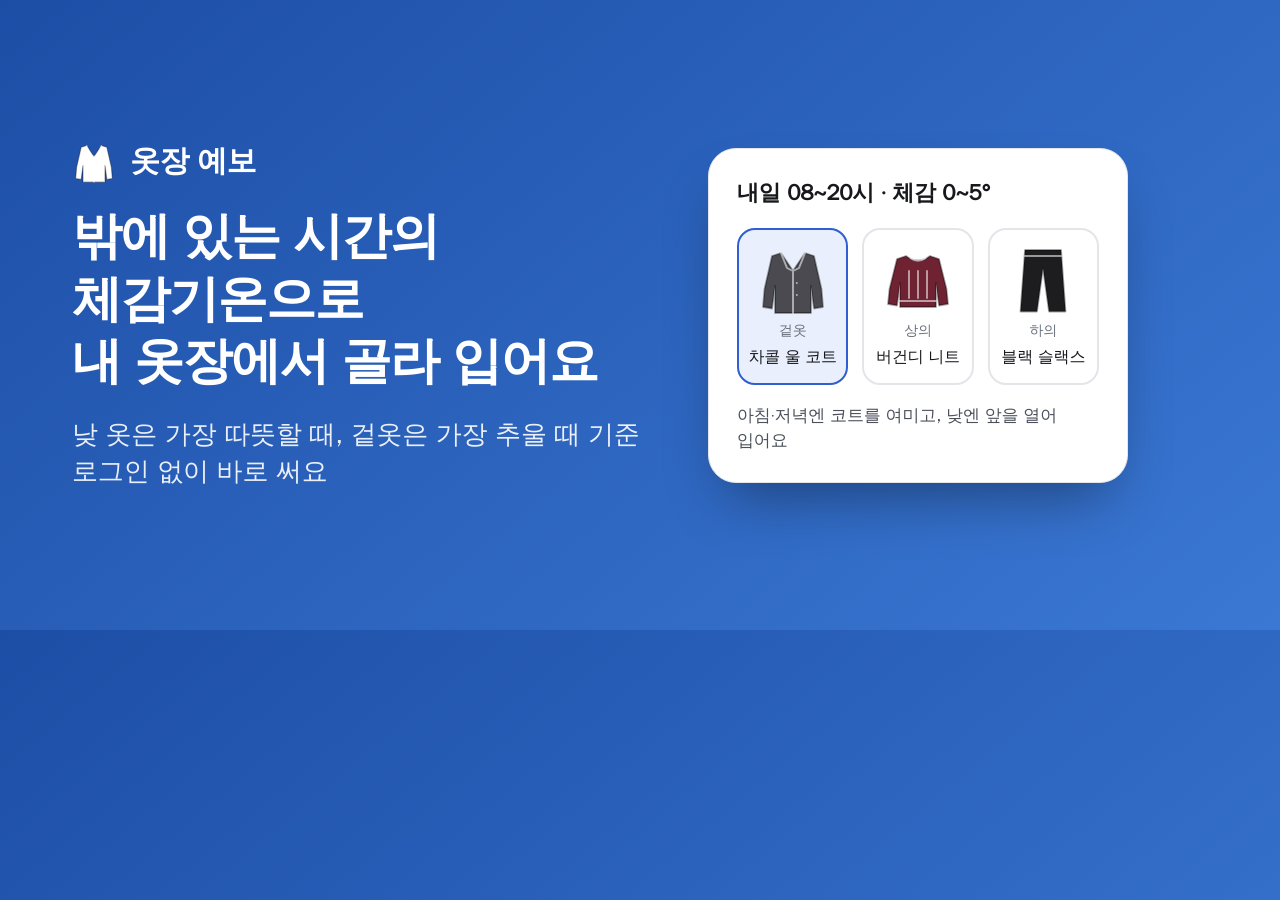
<file: tools/og.html>
<!doctype html><html lang="ko"><head><meta charset="utf-8"><link rel="stylesheet" href="../css/style.css">
<style>
body{margin:0;width:1200px;height:630px;background:linear-gradient(140deg,#1d4ea6,#3a78d4);font-family:"Pretendard Variable",Pretendard,"WenQuanYi Zen Hei",sans-serif;color:#fff;display:flex;align-items:center;gap:56px;padding:0 72px;box-sizing:border-box;overflow:hidden}
.l{flex:1;display:grid;gap:22px}.brand{display:flex;align-items:center;gap:14px;font-size:30px;font-weight:800;color:#fff}
h1{font-size:50px;line-height:1.25;margin:0;font-weight:800;letter-spacing:-.03em}p{margin:0;font-size:26px;opacity:.9;line-height:1.45}
.card{width:420px;flex-shrink:0;background:#fff;color:#17181c;border-radius:28px;padding:28px;display:grid;gap:18px;box-shadow:0 30px 60px -20px rgba(0,0,0,.4)}
.t{display:flex;gap:14px}.tile{flex:1;border:2px solid #e3e5e9;border-radius:18px;padding:14px 6px;display:grid;justify-items:center;gap:4px;font-weight:700;font-size:16px;white-space:nowrap}
.tile.k{border-color:#2f5fd0;background:#e9effc}.tile svg{width:72px;height:72px}.s{font-size:14px;color:#6b717c;font-weight:600}
.w{font-size:22px;font-weight:800}.how{font-size:17px;color:#4b505a;line-height:1.5}
</style></head><body>
<div class="l"><div class="brand" id="b"></div><h1>밖에 있는 시간의 체감기온으로<br>내 옷장에서 골라 입어요</h1><p>낮 옷은 가장 따뜻할 때, 겉옷은 가장 추울 때 기준<br>로그인 없이 바로 써요</p></div>
<div class="card"><div class="w">내일 08~20시 · 체감 0~5°</div><div class="t" id="t"></div><div class="how">아침·저녁엔 코트를 여미고, 낮엔 앞을 열어 입어요</div></div>
<script src="../js/icons.js"></script><script>
document.getElementById('b').innerHTML=Icons.cloth('coat','#fff','x').replace('class="x"','width="44" height="44"')+'옷장 예보';
var L=[['coat','#4a4a50','겉옷','차콜 울 코트',1],['knit','#6e2232','상의','버건디 니트'],['pants','#1d1d1f','하의','블랙 슬랙스']];
document.getElementById('t').innerHTML=L.map(function(x){return '<div class="tile'+(x[4]?' k':'')+'">'+Icons.cloth(x[0],x[1])+'<span class="s">'+x[2]+'</span>'+x[3]+'</div>'}).join('');
</script></body></html>
</file>
<file: css/style.css>
/* 옷장 예보 · 스타일
   규칙: 8px 간격 단위 · 누르는 곳 최소 44px · 글자 대비 4.5:1 이상 · 색은 역할 토큰만(다크 모드는 토큰만 바꿈) */
:root {
  --bg: #f1f5f9; --surface: #ffffff; --surface-2: #f6f8fb; --sunken: #ebeff4;
  --text: #17181c; --text-2: #4b505a; --text-3: #5f6570;
  --line: #e3e5e9; --line-strong: #b9bec7;
  --primary: #2f5fd0; --primary-ink: #ffffff; --primary-subtle: #e9effc; --primary-text: #2450b8;
  --warn: #b54708; --warn-subtle: #fff3e6; --ok: #1f7a4d; --ok-subtle: #e6f4ec;
  --cold: #3b74d9; --hot: #e0702c;
  --cloth: #d3d9e4; --cloud: #d5dbe5; --cloud-dark: #9aa6b8;
  --shadow: none;
  --r: 16px; --r-s: 10px;
  color-scheme: light;
}
@media (prefers-color-scheme: dark) {
  :root {
    --bg: #111317; --surface: #1a1d23; --surface-2: #20242b; --sunken: #262a32;
    --text: #eef0f4; --text-2: #c2c7d0; --text-3: #9aa1ad;
    --line: #2d323b; --line-strong: #5a616d;
    --primary: #6f97f0; --primary-ink: #0d1424; --primary-subtle: #1f2a44; --primary-text: #9db8f5;
    --warn: #f0a35e; --warn-subtle: #3a2a1a; --ok: #6cc597; --ok-subtle: #183126;
    --cold: #7aa5f3; --hot: #f19a62;
    --cloth: #4a5262; --cloud: #8892a3; --cloud-dark: #6c7789;
    --shadow: none;
    color-scheme: dark;
  }
}
* { box-sizing: border-box; }
html { -webkit-text-size-adjust: 100%; }
body {
  margin: 0; background: var(--bg); color: var(--text);
  font-family: "Pretendard Variable", Pretendard, -apple-system, BlinkMacSystemFont, "Apple SD Gothic Neo", "Noto Sans KR", "Malgun Gothic", sans-serif;
  font-size: 15px; line-height: 1.5; letter-spacing: -0.01em; word-break: keep-all; overflow-wrap: anywhere;
}
button, select, input { font: inherit; color: inherit; letter-spacing: inherit; }
button { cursor: pointer; }
:focus-visible { outline: 2px solid var(--primary); outline-offset: 2px; border-radius: 8px; }
.num { font-variant-numeric: tabular-nums; }
.sr-only { position: absolute; width: 1px; height: 1px; padding: 0; margin: -1px; overflow: hidden; clip: rect(0 0 0 0); white-space: nowrap; border: 0; }
.skip { position: absolute; left: 8px; top: -48px; background: var(--primary); color: var(--primary-ink); padding: 8px 12px; border-radius: 8px; z-index: 50; }
.skip:focus { top: 8px; }
#app:focus { outline: none; }
.c2 { color: var(--text-2); } .c3 { color: var(--text-3); }
.minw0 { min-width: 0; } .grow { flex: 1; }
.row { display: flex; align-items: center; } .g4 { gap: 4px; } .g6 { gap: 6px; } .g8 { gap: 8px; } .wrapr { flex-wrap: wrap; }
.center { text-align: center; }
.title2 { font-size: 22px; font-weight: 700; line-height: 1.35; margin: 0; }
.title3 { font-size: 17px; font-weight: 700; line-height: 1.4; margin: 0; }
.label { font-size: 13px; font-weight: 600; margin: 0 0 8px; }
.body2 { font-size: 14px; margin: 0; }
.caption { font-size: 12.5px; line-height: 1.5; margin: 0; }
.title-sub { font-size: 13px; font-weight: 500; margin-left: 4px; }
.link { background: none; border: 0; padding: 0; color: var(--primary-text); text-decoration: underline; text-underline-offset: 2px; font-weight: 600; min-height: 0; }
a { color: var(--primary-text); }

/* 상단 바 */
.bar { position: sticky; top: 0; z-index: 10; background: var(--bg); border-bottom: 1px solid var(--line); }
.bar-in { max-width: 1080px; margin: 0 auto; padding: 8px 16px; padding-top: max(8px, env(safe-area-inset-top)); display: flex; align-items: center; justify-content: space-between; gap: 8px; min-height: 60px; }
.brand { display: flex; align-items: center; gap: 6px; white-space: nowrap; font-weight: 800; font-size: 18px; color: var(--text); text-decoration: none; letter-spacing: -0.02em; }
.brand-ic { width: 28px; height: 28px; }
.bar-t { font-size: 17px; font-weight: 700; margin: 0; }
.bar-btn { min-height: 44px; padding: 0 10px; }
.count { background: var(--primary); color: var(--primary-ink); font-size: 12px; font-weight: 700; border-radius: 999px; padding: 1px 7px; min-width: 22px; text-align: center; }

/* 버튼 */
.btn { display: inline-flex; align-items: center; justify-content: center; gap: 6px; min-height: 44px; padding: 0 16px; border-radius: 12px; border: 1px solid transparent; font-weight: 600; font-size: 15px; white-space: nowrap; transition: background-color .15s, border-color .15s; }
.btn-s { min-height: 40px; padding: 0 12px; font-size: 14px; border-radius: 10px; }
.btn-primary { background: var(--primary); color: var(--primary-ink); }
.btn-primary:hover { filter: brightness(1.06); }
.btn-primary:disabled { background: var(--sunken); color: var(--text-3); cursor: not-allowed; filter: none; }
.btn-secondary { background: var(--surface); border-color: var(--line-strong); color: var(--text); }
.btn-secondary:hover { background: var(--surface-2); }
.btn-ghost { background: transparent; color: var(--text); }
.btn-ghost:hover { background: var(--sunken); }
.btn-s.btn-ghost { color: var(--primary-text); }
.wide { width: 100%; }
.icon-btn { width: 44px; height: 44px; display: inline-grid; place-items: center; background: transparent; border: 0; border-radius: 12px; color: var(--text-2); flex-shrink: 0; }
.icon-btn:hover { background: var(--sunken); }

/* 레이아웃 */
.wrap { max-width: 1080px; margin: 0 auto; padding: 16px; }
.grid { display: grid; gap: 16px; }
.col-a, .col-b { display: grid; gap: 16px; align-content: start; min-width: 0; }
/* 폰은 화면 순서 = 읽는 순서(스크린 리더 순서와 같게): 지금 날씨 → 언제 → 옷차림 → 입는 법 → 시간별 */
@media (min-width: 900px) {
  .grid { grid-template-columns: minmax(0, 5fr) minmax(0, 6fr); gap: 20px; padding-top: 24px; }
  .col-a { position: sticky; top: 84px; }
  .col-a, .col-b { gap: 20px; }
}
.card { background: var(--surface); border: 1px solid var(--line); border-radius: var(--r); padding: 20px; box-shadow: var(--shadow); display: grid; gap: 14px; min-width: 0; }
.card-h { display: flex; align-items: center; justify-content: space-between; gap: 12px; flex-wrap: wrap; }
.card-foot { display: flex; align-items: center; justify-content: space-between; gap: 8px; flex-wrap: wrap; border-top: 1px solid var(--line); padding-top: 12px; }

/* 모의 데이터 */
.mock { max-width: 1080px; margin: 12px auto 0; padding: 12px 16px; background: var(--warn-subtle); color: var(--text); border: 1px solid color-mix(in srgb, var(--warn) 40%, transparent); border-radius: 12px; font-size: 14px; width: calc(100% - 32px); }
.mock b { color: var(--warn); }

/* 지금 날씨: 하늘 상태에 따라 배경이 바뀌는 큰 카드 (흰 글자 대비 4.5:1 이상 되는 짙은 쪽 색만 씀) */
.hero { position: relative; overflow: hidden; border-radius: var(--r); padding: 16px 20px 18px; color: #fff; display: grid; gap: 12px;
  background: var(--sky); }
/* 하늘 상태별 단색: 흰 글씨 대비 4.5:1 이상 */
.sky-sun { --sky: #2557b4; } .sky-part { --sky: #305c9b; }
.sky-cloud { --sky: #4f5f76; } .sky-fog { --sky: #575f6e; }
.sky-rain { --sky: #3e4f69; } .sky-storm { --sky: #353b57; }
.sky-snow { --sky: #4a6289; } .sky-night { --sky: #1c2747; }
.hero-row { display: flex; align-items: center; justify-content: space-between; gap: 8px; position: relative; z-index: 1; }
.hero-place { margin: 0; display: flex; align-items: center; gap: 4px; font-weight: 700; font-size: 15px; }
.hero-near { font-weight: 500; opacity: .85; font-size: 13px; }
.hero-refresh { display: inline-flex; align-items: center; gap: 6px; min-height: 40px; padding: 0 12px; border-radius: 999px; border: 1px solid rgba(255,255,255,.32); background: transparent; color: #fff; font-size: 12.5px; font-weight: 600; }
.hero-refresh:hover { background: rgba(255,255,255,.12); }
.hero-refresh:focus-visible { outline-color: #fff; }
.hero-main { display: flex; align-items: center; justify-content: space-between; gap: 8px; position: relative; z-index: 1; }
.hero-t { margin: 0; display: flex; align-items: center; gap: 14px; min-width: 0; font-weight: 700; }
.hero-t { font-size: 20px; }
.hero-temp { white-space: nowrap; flex-shrink: 0; font-size: 40px; line-height: 1; font-weight: 700; letter-spacing: -0.03em; }
.hero-cond { display: grid; gap: 2px; font-size: 17px; line-height: 1.3; }
.hero-feel { font-size: 14px; font-weight: 500; opacity: .9; }
.hero .sky { width: 56px; height: 56px; flex-shrink: 0; }
.hero { --cloud: #e9eef6; --cloud-dark: #c5cfdd; }
.hero-warn { margin: 0; font-size: 13px; display: flex; gap: 4px; align-items: center; background: rgba(0,0,0,.2); border-radius: 10px; padding: 6px 10px; position: relative; z-index: 1; }
@media (max-width: 380px) { .hero-cond { font-size: 16px; } .hero .sky { width: 48px; height: 48px; } }
.warn-t { color: var(--warn); display: flex; align-items: center; gap: 4px; flex-wrap: wrap; }
.sky { width: 64px; height: 64px; flex-shrink: 0; }

/* 날짜 · 시간 */
.day-tabs { display: grid; grid-template-columns: repeat(3, 1fr); gap: 8px; }
.day-tab { display: grid; gap: 2px; padding: 10px 10px; border-radius: 12px; border: 1px solid var(--line); background: var(--surface-2); text-align: left; min-height: 64px; }
.day-tab[aria-selected="true"] { border-color: var(--primary); background: var(--primary-subtle); outline: 1px solid var(--primary); outline-offset: -2px; }
.day-l { font-size: 14px; font-weight: 700; }
.day-l .c3 { font-weight: 500; font-size: 12px; }
.day-v { display: flex; align-items: center; gap: 4px; font-size: 13px; color: var(--text-2); }
.day-v .sky { width: 22px; height: 22px; }
.win { display: flex; align-items: center; gap: 8px; flex-wrap: wrap; }
.win-l { font-size: 14px; font-weight: 600; flex-basis: 100%; }
.sel { position: relative; display: inline-flex; align-items: center; }
.sel select { appearance: none; -webkit-appearance: none; background: var(--surface); border: 1px solid var(--line-strong); border-radius: 10px; min-height: 44px; padding: 0 32px 0 12px; font-weight: 600; font-size: 15px; }
.sel .ui { position: absolute; right: 10px; pointer-events: none; color: var(--text-3); }
.facts { list-style: none; margin: 0; padding: 0; display: grid; grid-template-columns: repeat(4, 1fr); gap: 8px; }
.facts li { background: var(--surface-2); border-radius: 12px; padding: 10px 8px; display: grid; justify-items: center; gap: 2px; font-size: 12.5px; text-align: center; border: 1px solid transparent; }
.facts li .ui { color: var(--text-3); }
.facts li b { font-size: 15px; }
.facts li.hot { background: var(--warn-subtle); border-color: color-mix(in srgb, var(--warn) 35%, transparent); }
.facts li.hot b, .facts li.hot .ui { color: var(--warn); }

/* 옷차림 카드 */
.seg { display: inline-flex; background: var(--sunken); border-radius: 12px; padding: 3px; gap: 2px; flex-wrap: wrap; }
.seg button { border: 1px solid transparent; background: transparent; border-radius: 9px; min-height: 38px; padding: 0 14px; font-weight: 600; font-size: 14px; color: var(--text-2); }
.seg button[aria-checked="true"] { background: var(--surface); color: var(--text); border-color: var(--line); }
.seg-s button { min-height: 38px; padding: 0 12px; font-size: 13px; }
.tiles3, .tiles2, .tiles4 { display: grid; gap: 10px; }
.tiles3 { grid-template-columns: repeat(3, minmax(0, 1fr)); }
.tiles2 { grid-template-columns: repeat(2, minmax(0, 1fr)); }
.tiles4 { grid-template-columns: repeat(4, minmax(0, 1fr)); }
@media (max-width: 420px) { .tiles4 { grid-template-columns: repeat(2, minmax(0, 1fr)); } }
.tile { position: relative; border: 1.5px solid var(--line); border-radius: 14px; padding: 14px 8px 12px; display: grid; justify-items: center; gap: 2px; text-align: center; background: var(--surface); min-width: 0; }
.tile.key { border: 2px solid var(--primary); background: var(--primary-subtle); }
.tile.empty { border-style: dashed; background: var(--surface-2); }
.tile-ic { width: 100%; display: grid; place-items: center; height: 72px; }
.tile-ic .cl { width: 64px; height: 64px; }
.tile-slot { font-size: 12px; color: var(--text-3); font-weight: 600; margin-top: 4px; }
.tile-name { font-size: 15px; font-weight: 700; line-height: 1.35; word-break: keep-all; overflow-wrap: anywhere; }
.tile-r { font-size: 12px; color: var(--text-3); }
.tile.key .tile-slot, .tile.key .tile-r { color: var(--primary-text); }
.key-badge { position: absolute; top: -10px; left: 50%; transform: translateX(-50%); background: var(--primary); color: var(--primary-ink); font-size: 11.5px; font-weight: 700; border-radius: 999px; padding: 2px 8px; white-space: nowrap; }
.combo { font-size: 16px; font-weight: 700; margin: 0; line-height: 1.45; }
.notice { display: flex; gap: 8px; align-items: flex-start; margin: 0; background: var(--warn-subtle); padding: 12px; border-radius: 12px; font-size: 14px; }
.notice .ui { color: var(--warn); flex-shrink: 0; margin-top: 1px; }
.cta { display: grid; gap: 12px; background: var(--primary-subtle); border-radius: 14px; padding: 16px; }
.cta-t { font-weight: 700; font-size: 16px; margin: 0 0 8px; }
.verdict { display: flex; align-items: flex-start; justify-content: space-between; gap: 8px; margin-top: -4px; }
.verdict-t { margin: 0; font-size: 18px; font-weight: 700; line-height: 1.45; word-break: keep-all; }
.verdict-share { flex-shrink: 0; margin-top: -4px; }
.sp { display: flex; align-items: center; gap: 12px; background: var(--surface); border: 1px solid var(--line); border-radius: 12px; padding: 10px 12px; }
.sp-ic { display: flex; gap: 2px; flex-shrink: 0; }
.sp-ic svg { width: 30px; height: 30px; }
.sp-t { margin: 0; font-size: 14px; font-weight: 700; line-height: 1.45; word-break: keep-all; }
.sp-t .c2 { display: block; font-weight: 500; font-size: 12.5px; }
@media (max-width: 420px) { .sp { flex-direction: column; align-items: flex-start; } .verdict-t { font-size: 17px; } }

/* 입는 법 */
.how { list-style: none; margin: 0; padding: 0; display: grid; gap: 10px; }
.how li { display: flex; gap: 10px; align-items: flex-start; font-size: 15px; line-height: 1.5; }
.how li .ui { flex-shrink: 0; margin-top: 2px; color: var(--primary-text); }
.how li.how-rain .ui { color: var(--cold); }
.how li.how-warm .ui, .how li.how-sun .ui { color: var(--hot); }
.how li.how-miss .ui { color: var(--warn); }

/* 시간별: 옆으로 넘길 게 남으면 끝을 흐리게 */
.hours-wrap { position: relative; margin: 0 -4px; min-width: 0; }
.hours-wrap::before, .hours-wrap::after { content: ""; position: absolute; top: 0; bottom: 0; width: 28px; pointer-events: none; opacity: 0; transition: opacity .15s; z-index: 1; }
.hours-wrap::before { left: 0; background: linear-gradient(90deg, var(--surface), transparent); }
.hours-wrap::after { right: 0; background: linear-gradient(270deg, var(--surface), transparent); }
.hours-wrap.more-l::before, .hours-wrap.more-r::after { opacity: 1; }
.hours { display: flex; gap: 2px; overflow-x: auto; padding: 4px 4px 6px; scroll-snap-type: x proximity; overscroll-behavior-x: contain; scrollbar-width: none; }
.hours::-webkit-scrollbar { display: none; }
.hr { flex: 1 0 40px; display: flex; flex-direction: column; align-items: center; justify-content: flex-end; gap: 4px; scroll-snap-align: start; padding: 6px 0; border-radius: 12px; }
.hr.cold { background: color-mix(in srgb, var(--cold) 10%, transparent); }
.hr.hot { background: color-mix(in srgb, var(--hot) 10%, transparent); }
.hr-tag { font-size: 10.5px; font-weight: 700; min-height: 15px; }
.hr.cold .hr-tag { color: var(--cold); } .hr.hot .hr-tag { color: var(--hot); }
.hr-v { font-size: 13.5px; font-weight: 700; }
.hr-bar { width: 12px; border-radius: 6px; background: var(--cloth); }
.hr.cold .hr-bar { background: var(--cold); }
.hr.hot .hr-bar { background: var(--hot); }
.hr .sky { width: 24px; height: 24px; margin-top: 2px; }
.hr-r { font-size: 11px; color: var(--cold); font-weight: 700; min-height: 16px; }
.hr-h { font-size: 11.5px; color: var(--text-3); }

/* 옷장 빈 곳 */
.gaps { list-style: none; margin: 0; padding: 0; display: grid; gap: 4px; }
.gaps li { display: flex; align-items: center; justify-content: space-between; gap: 8px; padding: 10px 0; border-bottom: 1px solid var(--line); }
.gaps li:last-child { border-bottom: 0; }
.gap-t { margin: 0 0 2px; font-size: 14.5px; }
.tag { display: inline-block; font-size: 12px; font-weight: 600; padding: 1px 8px; border-radius: 999px; background: var(--sunken); color: var(--text-2); margin-right: 6px; vertical-align: 1px; }
.tag.strong { background: var(--primary); color: var(--primary-ink); }
.tag.ok { background: var(--ok-subtle); color: var(--ok); margin: 0 0 0 4px; }

/* 8단계 표 */
.bands summary { display: flex; align-items: center; justify-content: space-between; cursor: pointer; list-style: none; min-height: 28px; }
.bands summary::-webkit-details-marker { display: none; }
.bands[open] summary .ui { transform: rotate(180deg); }
.bands table { width: 100%; border-collapse: collapse; font-size: 14px; }
.bands th { text-align: left; white-space: nowrap; padding: 8px 10px 8px 6px; font-weight: 600; color: var(--text-2); vertical-align: top; }
.bands td { padding: 8px 4px; vertical-align: top; }
.bands td:last-child { text-align: right; width: 48px; }
.bands tr { border-bottom: 1px solid var(--line); }
.bands tr.on { background: var(--primary-subtle); }
.bands tr.on th { color: var(--primary-text); }
.rules { margin: 0; padding-left: 18px; display: grid; gap: 2px; }

/* 꼬리말 */
.foot { color: var(--text-3); font-size: 12.5px; padding-bottom: 32px; }
.foot p { margin: 0 0 6px; }
.foot b { color: var(--text-2); }

/* 내 옷장 */
.closet { display: grid; gap: 16px; max-width: 720px; }
.cl-group + .cl-group { border-top: 1px solid var(--line); padding-top: 14px; }
.items { list-style: none; margin: 0; padding: 0; display: grid; }
.item { display: flex; align-items: center; gap: 10px; padding: 6px 0; }
.item-ic { width: 48px; height: 48px; border-radius: 12px; background: var(--surface-2); display: grid; place-items: center; flex-shrink: 0; }
.item-ic .cl { width: 38px; height: 38px; }
.item-n { margin: 0; font-weight: 600; }
.chips { display: flex; flex-wrap: wrap; gap: 8px; }
.chip { display: inline-flex; align-items: center; gap: 6px; min-height: 44px; padding: 0 12px; border-radius: 999px; border: 1px solid var(--line-strong); background: var(--surface); font-size: 14px; font-weight: 500; }
.chip:hover { background: var(--surface-2); }
.chip.on { border-color: var(--primary); background: var(--primary-subtle); color: var(--primary-text); font-weight: 700; outline: 1px solid var(--primary); outline-offset: -2px; }
.chip-ic { width: 22px; height: 22px; }
.dot { width: 14px; height: 14px; border-radius: 50%; background: var(--c); box-shadow: inset 0 0 0 1px rgba(0,0,0,.2); flex-shrink: 0; }
.danger-zone { display: flex; justify-content: center; }
.danger-zone .btn { color: var(--warn); }
.empty-state { justify-items: center; text-align: center; padding: 32px 20px; }
.empty-state .sky, .empty-state .cl { width: 72px; height: 72px; }

/* 시트 (바닥에서 올라오는 창) */
.sheet { border: 0; padding: 0; margin: auto auto 0; width: 100%; max-width: 560px; max-height: 92vh; max-height: 92dvh; border-radius: 20px 20px 0 0; background: var(--surface); color: var(--text); box-shadow: 0 -8px 40px rgba(0,0,0,.2); }
.sheet::backdrop { background: rgba(10, 12, 16, .45); }
@media (min-width: 640px) { .sheet { margin: auto; border-radius: 20px; } }
.sheet[open] { animation: up .2s ease-out; }
@keyframes up { from { transform: translateY(24px); opacity: .6; } to { transform: none; opacity: 1; } }
.sheet-in { display: flex; flex-direction: column; max-height: inherit; }
.sheet-h { display: flex; align-items: center; justify-content: space-between; padding: 12px 8px 4px 20px; }
.sheet-b { padding: 8px 20px 16px; overflow-y: auto; display: grid; gap: 18px; }
.sheet-f { padding: 12px 20px; padding-bottom: max(12px, env(safe-area-inset-bottom)); border-top: 1px solid var(--line); }
.sheet-note { padding: 0 20px 16px; padding-bottom: max(16px, env(safe-area-inset-bottom)); }
.area .label { margin-bottom: 6px; }
fieldset { border: 0; margin: 0; padding: 0; min-width: 0; display: grid; gap: 10px; }
legend { padding: 0; margin-bottom: 10px; }
.sub-chips { margin-top: 2px; }
.preview { position: sticky; top: -8px; z-index: 2; display: flex; align-items: center; gap: 14px; background: var(--surface-2); box-shadow: 0 0 0 8px var(--surface); border-radius: 14px; padding: 12px 14px; }
.pv-ic { width: 64px; height: 64px; display: grid; place-items: center; flex-shrink: 0; }
.pv-ic .cl { width: 56px; height: 56px; }
.pv-ok { color: var(--primary-text); }
.swatches { display: grid; grid-template-columns: repeat(auto-fill, minmax(70px, 1fr)); gap: 6px; }
.sw { display: grid; justify-items: center; gap: 4px; padding: 8px 2px 6px; border-radius: 12px; border: 1px solid transparent; background: transparent; min-height: 64px; }
.sw:hover { background: var(--surface-2); }
.sw.on { border-color: var(--primary); background: var(--primary-subtle); outline: 1px solid var(--primary); outline-offset: -2px; }
.sw-c { width: 28px; height: 28px; border-radius: 50%; background: var(--c); box-shadow: inset 0 0 0 1px rgba(0,0,0,.18); }
.sw-l { font-size: 12px; }
.sw.on .sw-l { font-weight: 700; color: var(--primary-text); }
.field { display: grid; gap: 0; }
.field input { min-height: 44px; border-radius: 10px; border: 1px solid var(--line-strong); padding: 0 12px; background: var(--surface); font-size: 16px; }

/* 알림 */
.toast { position: fixed; left: 0; right: 0; bottom: 16px; bottom: max(16px, env(safe-area-inset-bottom)); display: flex; justify-content: center; pointer-events: none; z-index: 60; padding: 0 16px; }
.toast-in { pointer-events: auto; background: #1f2229; color: #fff; border-radius: 12px; padding: 12px 16px; font-size: 14px; display: flex; gap: 12px; align-items: center; box-shadow: 0 8px 24px rgba(0,0,0,.25); max-width: 520px; }
.toast-in .link { color: #9db8f5; }

/* 불러오는 중 */
.skel { height: 16px; border-radius: 8px; background: linear-gradient(90deg, var(--sunken), var(--surface-2), var(--sunken)); background-size: 200% 100%; animation: sh 1.2s linear infinite; }
.tile-sk { height: 140px; border-radius: 14px; }
@keyframes sh { to { background-position: -200% 0; } }
@media (prefers-reduced-motion: reduce) { *, *::before, *::after { animation: none !important; transition: none !important; } }

@media (max-width: 380px) {
  .card { padding: 16px; }
  .tile-name { font-size: 14px; }
  .facts { grid-template-columns: repeat(2, 1fr); }
}
@media (max-width: 359px) { .brand span { display: none; } }

/* 누름 반응: 크기·위치는 그대로, 색만 바뀜 (80~150ms) */
.btn, .chip, .day-tab, .seg button, .sw, .icon-btn { transition: background-color .12s, filter .12s; -webkit-tap-highlight-color: transparent; }
.btn:active, .chip:active, .day-tab:active, .seg button:active, .sw:active, .icon-btn:active { filter: brightness(.92); }
@media (prefers-color-scheme: dark) { .btn:active, .chip:active, .day-tab:active, .seg button:active, .sw:active, .icon-btn:active { filter: brightness(1.15); } }

.about-l { list-style: none; margin: 0; padding: 0; display: grid; gap: 12px; }
.about-l li { display: flex; gap: 12px; align-items: flex-start; }
.about-l .ui { color: var(--primary-text); flex-shrink: 0; margin-top: 2px; }
.about-t { margin: 0; font-weight: 700; font-size: 15px; }
@media (max-width: 899px) { .about { display: none; } }

/* 추천이 바뀔 때만 옷 카드가 살짝 떠오름 */
.pop > * { animation: pop .22s ease-out both; }
.pop > *:nth-child(2) { animation-delay: .03s; } .pop > *:nth-child(3) { animation-delay: .06s; } .pop > *:nth-child(4) { animation-delay: .09s; }
@keyframes pop { from { opacity: 0; transform: translateY(6px); } to { opacity: 1; transform: none; } }
.toast-in { animation: toast .2s ease-out; }
@keyframes toast { from { opacity: 0; transform: translateY(8px); } to { opacity: 1; transform: none; } }
/* 시트 손잡이: 아래로 끌어 닫기 */
.sheet-grip { display: block; width: 40px; height: 5px; border-radius: 3px; background: var(--line-strong); margin: 8px auto 0; }
@media (min-width: 640px) { .sheet-grip { display: none; } }
.sheet.dragging { transition: none; }
.card { transition: border-color .15s; }

.hero-refresh.spin .ui { animation: spin .8s linear infinite; }
@keyframes spin { to { transform: rotate(360deg); } }
.sheet-top { touch-action: none; }
</file>
